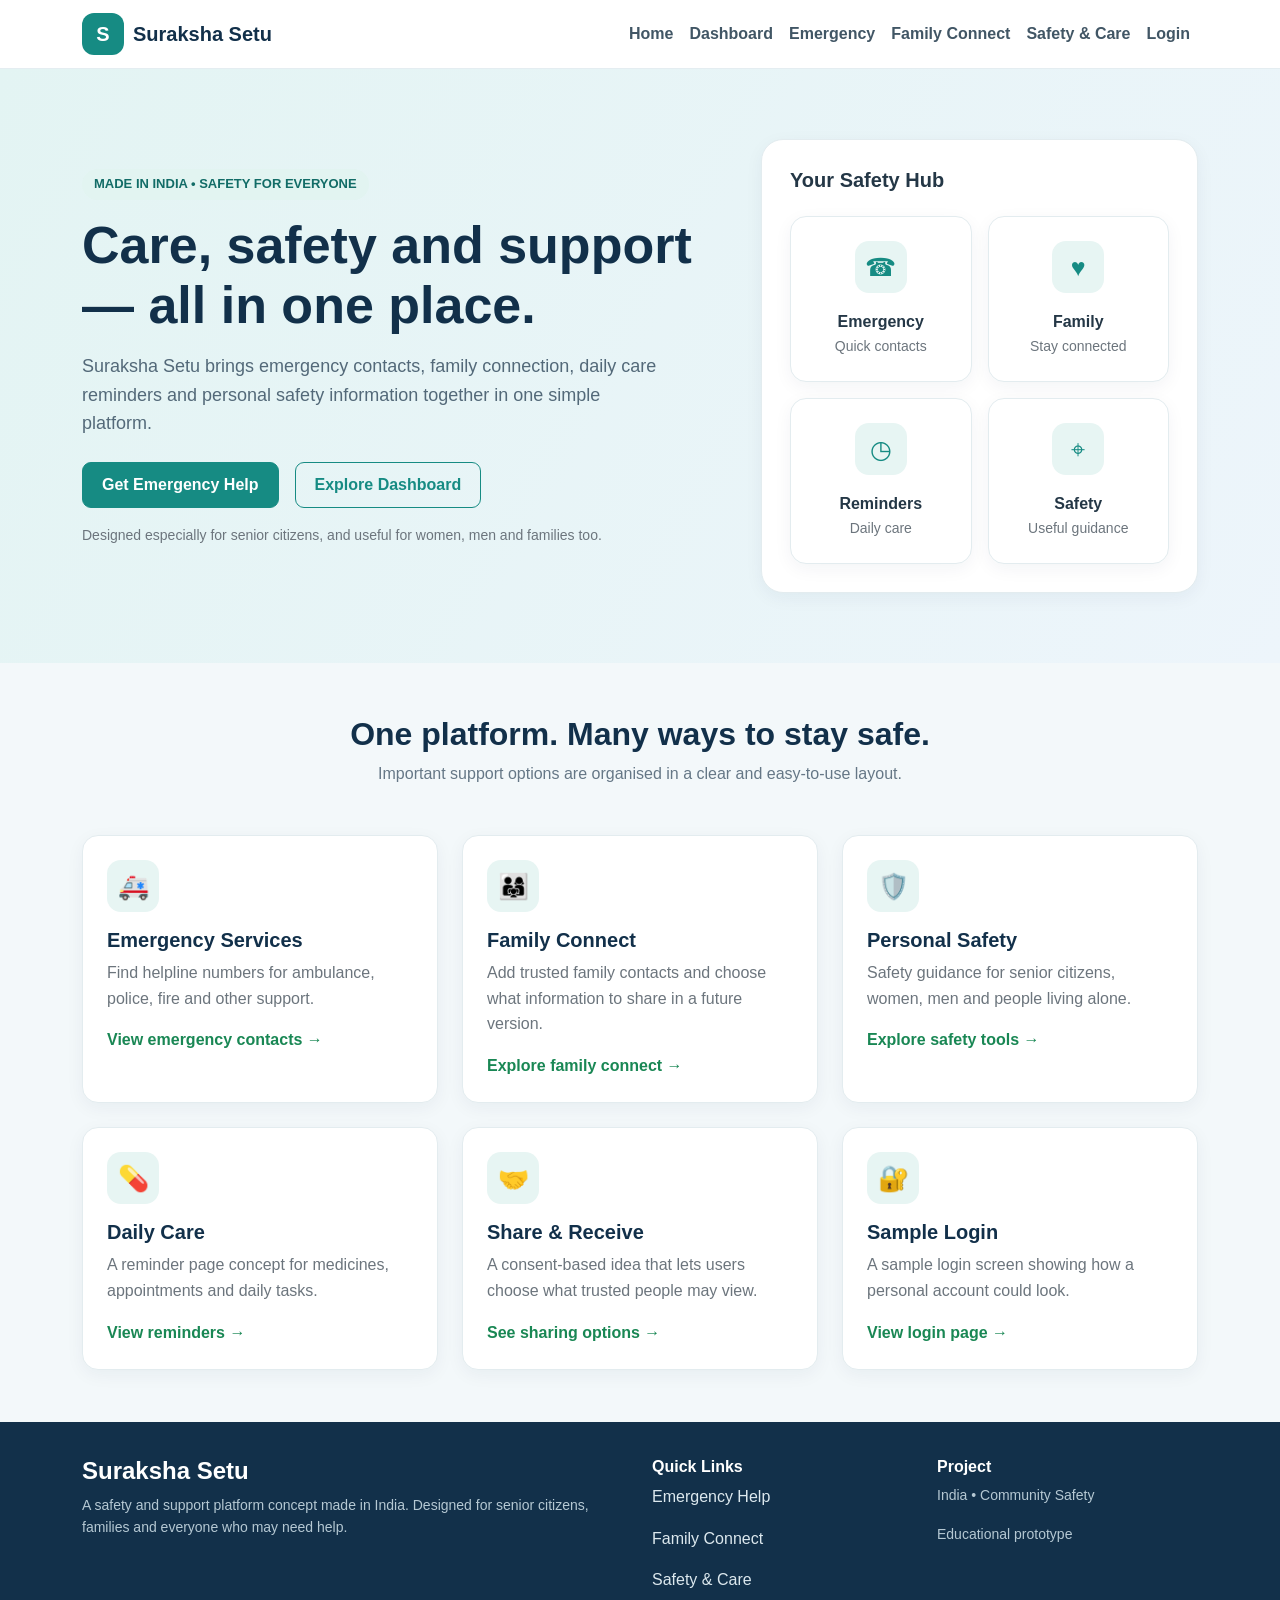
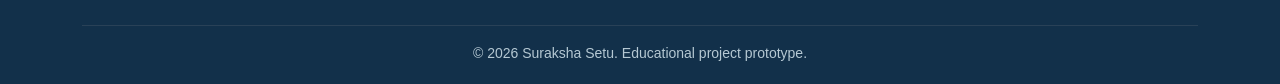
<file: index.html>
<!doctype html><html lang="en"><head><meta charset="utf-8"><meta name="viewport" content="width=device-width, initial-scale=1">
<meta name="description" content="Suraksha Setu - safety and support for senior citizens, families and communities in India.">
<title>Index | Suraksha Setu</title><link href="https://cdn.jsdelivr.net/npm/bootstrap@5.3.3/dist/css/bootstrap.min.css" rel="stylesheet"><link href="style.css" rel="stylesheet"></head><body><nav class="navbar navbar-expand-lg site-navbar sticky-top"><div class="container">
<a class="navbar-brand d-flex align-items-center" href="index.html"><span class="brand-mark">S</span><span class="brand-name">Suraksha Setu</span></a>
<button class="navbar-toggler" type="button" data-bs-toggle="collapse" data-bs-target="#mainNavigation" aria-controls="mainNavigation" aria-expanded="false" aria-label="Toggle navigation"><span class="navbar-toggler-icon"></span></button>
<div class="collapse navbar-collapse" id="mainNavigation"><ul class="navbar-nav ms-auto align-items-lg-center">
<li class="nav-item"><a class="nav-link" href="index.html">Home</a></li><li class="nav-item"><a class="nav-link" href="dashboard.html">Dashboard</a></li>
<li class="nav-item"><a class="nav-link" href="emergency.html">Emergency</a></li><li class="nav-item"><a class="nav-link" href="family.html">Family Connect</a></li>
<li class="nav-item"><a class="nav-link" href="safety.html">Safety & Care</a></li><li class="nav-item"><a class="nav-link" href="login.html">Login</a></li></ul></div></div></nav><main><section class="hero-section"><div class="container"><div class="row align-items-center g-5"><div class="col-lg-7">
<span class="soft-label">MADE IN INDIA • SAFETY FOR EVERYONE</span><h1 class="hero-title mt-3">Care, safety and support — all in one place.</h1>
<p class="hero-text mt-3">Suraksha Setu brings emergency contacts, family connection, daily care reminders and personal safety information together in one simple platform.</p>
<div class="d-flex flex-wrap gap-3 mt-4"><a href="emergency.html" class="btn btn-main">Get Emergency Help</a><a href="dashboard.html" class="btn btn-outline-main">Explore Dashboard</a></div>
<p class="text-secondary small mt-3">Designed especially for senior citizens, and useful for women, men and families too.</p></div><div class="col-lg-5"><div class="hero-panel"><h5 class="fw-bold mb-4">Your Safety Hub</h5><div class="row g-3">
<div class="col-6"><div class="feature-card text-center"><div class="feature-icon mx-auto">☎</div><strong>Emergency</strong><p class="small text-secondary mb-0">Quick contacts</p></div></div><div class="col-6"><div class="feature-card text-center"><div class="feature-icon mx-auto">♥</div><strong>Family</strong><p class="small text-secondary mb-0">Stay connected</p></div></div>
<div class="col-6"><div class="feature-card text-center"><div class="feature-icon mx-auto">◷</div><strong>Reminders</strong><p class="small text-secondary mb-0">Daily care</p></div></div><div class="col-6"><div class="feature-card text-center"><div class="feature-icon mx-auto">⌖</div><strong>Safety</strong><p class="small text-secondary mb-0">Useful guidance</p></div></div></div></div></div></div></div></section>
<section class="page-section"><div class="container"><div class="text-center mb-5"><h2 class="section-heading">One platform. Many ways to stay safe.</h2><p class="section-intro mx-auto">Important support options are organised in a clear and easy-to-use layout.</p></div><div class="row g-4">
<div class="col-md-6 col-lg-4"><div class="feature-card"><div class="feature-icon">🚑</div><h3>Emergency Services</h3><p class="text-secondary">Find helpline numbers for ambulance, police, fire and other support.</p><a href="emergency.html" class="fw-bold text-success">View emergency contacts →</a></div></div>
<div class="col-md-6 col-lg-4"><div class="feature-card"><div class="feature-icon">👨‍👩‍👧</div><h3>Family Connect</h3><p class="text-secondary">Add trusted family contacts and choose what information to share in a future version.</p><a href="family.html" class="fw-bold text-success">Explore family connect →</a></div></div>
<div class="col-md-6 col-lg-4"><div class="feature-card"><div class="feature-icon">🛡️</div><h3>Personal Safety</h3><p class="text-secondary">Safety guidance for senior citizens, women, men and people living alone.</p><a href="safety.html" class="fw-bold text-success">Explore safety tools →</a></div></div>
<div class="col-md-6 col-lg-4"><div class="feature-card"><div class="feature-icon">💊</div><h3>Daily Care</h3><p class="text-secondary">A reminder page concept for medicines, appointments and daily tasks.</p><a href="safety.html#reminders" class="fw-bold text-success">View reminders →</a></div></div>
<div class="col-md-6 col-lg-4"><div class="feature-card"><div class="feature-icon">🤝</div><h3>Share & Receive</h3><p class="text-secondary">A consent-based idea that lets users choose what trusted people may view.</p><a href="family.html#sharing" class="fw-bold text-success">See sharing options →</a></div></div>
<div class="col-md-6 col-lg-4"><div class="feature-card"><div class="feature-icon">🔐</div><h3>Sample Login</h3><p class="text-secondary">A sample login screen showing how a personal account could look.</p><a href="login.html" class="fw-bold text-success">View login page →</a></div></div></div></div></section></main><footer class="site-footer"><div class="container"><div class="row g-4"><div class="col-md-6"><h4 class="fw-bold text-white">Suraksha Setu</h4><p class="footer-small">A safety and support platform concept made in India. Designed for senior citizens, families and everyone who may need help.</p></div>
<div class="col-md-3"><h6 class="text-white fw-bold">Quick Links</h6><p><a href="emergency.html">Emergency Help</a></p><p><a href="family.html">Family Connect</a></p><p><a href="safety.html">Safety & Care</a></p></div>
<div class="col-md-3"><h6 class="text-white fw-bold">Project</h6><p class="footer-small">India • Community Safety</p><p class="footer-small">Educational prototype</p></div></div><hr class="border-secondary"><p class="footer-small text-center mb-0">© 2026 Suraksha Setu. Educational project prototype.</p></div></footer>
<script src="https://cdn.jsdelivr.net/npm/bootstrap@5.3.3/dist/js/bootstrap.bundle.min.js"></script><script src="app.js"></script>
</body></html>
</file>
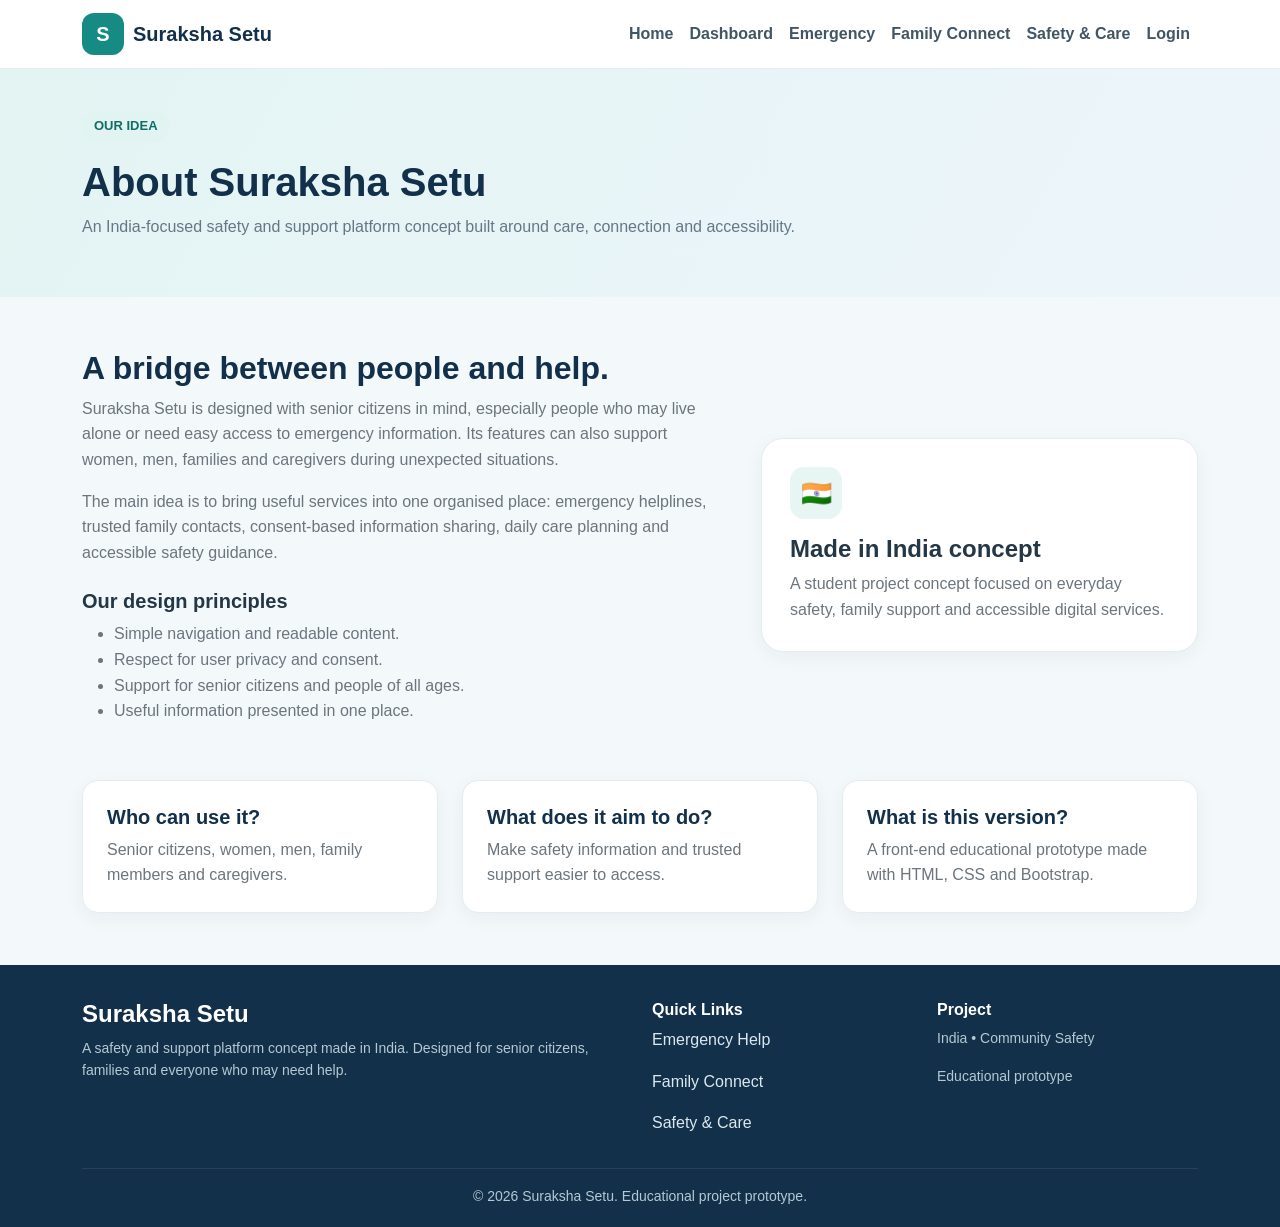
<file: about.html>
<!doctype html><html lang="en"><head><meta charset="utf-8"><meta name="viewport" content="width=device-width, initial-scale=1">
<meta name="description" content="Suraksha Setu - safety and support for senior citizens, families and communities in India.">
<title>About | Suraksha Setu</title><link href="https://cdn.jsdelivr.net/npm/bootstrap@5.3.3/dist/css/bootstrap.min.css" rel="stylesheet"><link href="style.css" rel="stylesheet"></head><body><nav class="navbar navbar-expand-lg site-navbar sticky-top"><div class="container">
<a class="navbar-brand d-flex align-items-center" href="index.html"><span class="brand-mark">S</span><span class="brand-name">Suraksha Setu</span></a>
<button class="navbar-toggler" type="button" data-bs-toggle="collapse" data-bs-target="#mainNavigation" aria-controls="mainNavigation" aria-expanded="false" aria-label="Toggle navigation"><span class="navbar-toggler-icon"></span></button>
<div class="collapse navbar-collapse" id="mainNavigation"><ul class="navbar-nav ms-auto align-items-lg-center">
<li class="nav-item"><a class="nav-link" href="index.html">Home</a></li><li class="nav-item"><a class="nav-link" href="dashboard.html">Dashboard</a></li>
<li class="nav-item"><a class="nav-link" href="emergency.html">Emergency</a></li><li class="nav-item"><a class="nav-link" href="family.html">Family Connect</a></li>
<li class="nav-item"><a class="nav-link" href="safety.html">Safety & Care</a></li><li class="nav-item"><a class="nav-link" href="login.html">Login</a></li></ul></div></div></nav><main><section class="page-banner"><div class="container"><span class="soft-label">OUR IDEA</span><h1 class="mt-3">About Suraksha Setu</h1><p class="section-intro">An India-focused safety and support platform concept built around care, connection and accessibility.</p></div></section><section class="page-section"><div class="container"><div class="row align-items-center g-5">
<div class="col-lg-7"><h2 class="section-heading">A bridge between people and help.</h2><p class="text-secondary">Suraksha Setu is designed with senior citizens in mind, especially people who may live alone or need easy access to emergency information. Its features can also support women, men, families and caregivers during unexpected situations.</p>
<p class="text-secondary">The main idea is to bring useful services into one organised place: emergency helplines, trusted family contacts, consent-based information sharing, daily care planning and accessible safety guidance.</p><h3 class="h5 fw-bold mt-4">Our design principles</h3><ul class="text-secondary"><li>Simple navigation and readable content.</li><li>Respect for user privacy and consent.</li><li>Support for senior citizens and people of all ages.</li><li>Useful information presented in one place.</li></ul></div>
<div class="col-lg-5"><div class="hero-panel"><div class="feature-icon">🇮🇳</div><h3 class="h4 fw-bold">Made in India concept</h3><p class="text-secondary mb-0">A student project concept focused on everyday safety, family support and accessible digital services.</p></div></div></div>
<div class="row g-4 mt-3"><div class="col-md-4"><div class="info-card"><h3>Who can use it?</h3><p class="text-secondary mb-0">Senior citizens, women, men, family members and caregivers.</p></div></div>
<div class="col-md-4"><div class="info-card"><h3>What does it aim to do?</h3><p class="text-secondary mb-0">Make safety information and trusted support easier to access.</p></div></div>
<div class="col-md-4"><div class="info-card"><h3>What is this version?</h3><p class="text-secondary mb-0">A front-end educational prototype made with HTML, CSS and Bootstrap.</p></div></div></div></div></section></main><footer class="site-footer"><div class="container"><div class="row g-4"><div class="col-md-6"><h4 class="fw-bold text-white">Suraksha Setu</h4><p class="footer-small">A safety and support platform concept made in India. Designed for senior citizens, families and everyone who may need help.</p></div>
<div class="col-md-3"><h6 class="text-white fw-bold">Quick Links</h6><p><a href="emergency.html">Emergency Help</a></p><p><a href="family.html">Family Connect</a></p><p><a href="safety.html">Safety & Care</a></p></div>
<div class="col-md-3"><h6 class="text-white fw-bold">Project</h6><p class="footer-small">India • Community Safety</p><p class="footer-small">Educational prototype</p></div></div><hr class="border-secondary"><p class="footer-small text-center mb-0">© 2026 Suraksha Setu. Educational project prototype.</p></div></footer>
<script src="https://cdn.jsdelivr.net/npm/bootstrap@5.3.3/dist/js/bootstrap.bundle.min.js"></script><script src="app.js"></script>
</body></html>
</file>
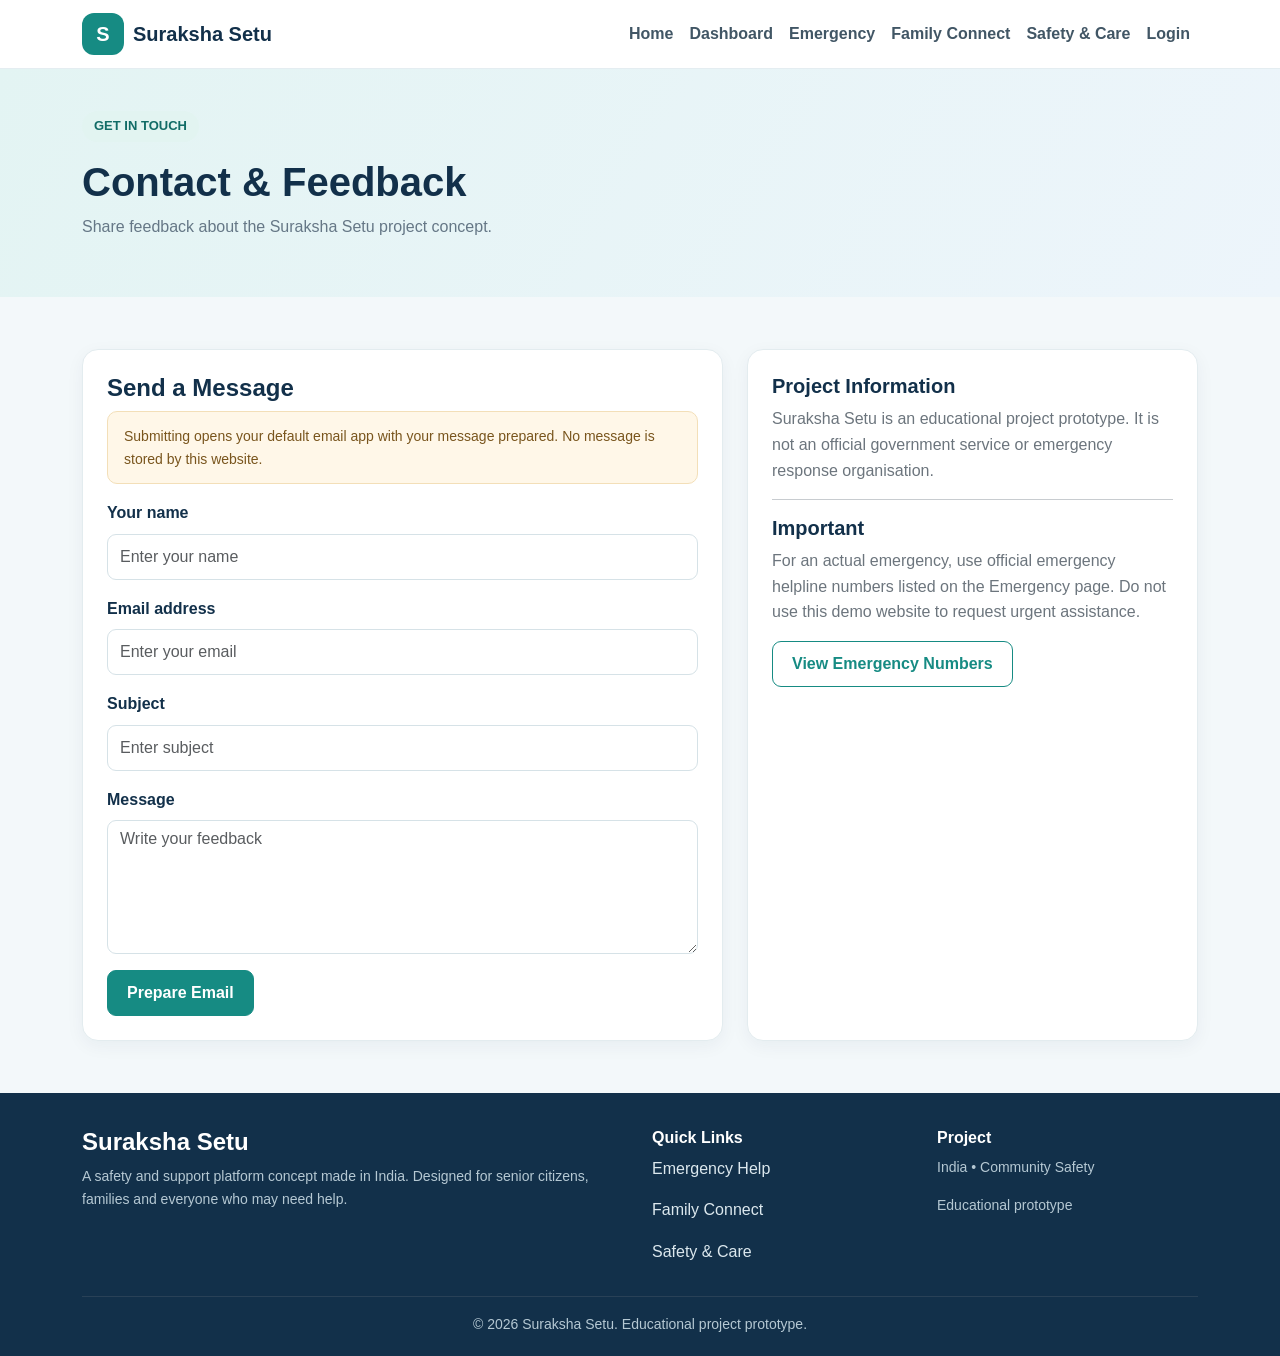
<file: contact.html>
<!doctype html><html lang="en"><head><meta charset="utf-8"><meta name="viewport" content="width=device-width, initial-scale=1">
<meta name="description" content="Suraksha Setu - safety and support for senior citizens, families and communities in India.">
<title>Contact | Suraksha Setu</title><link href="https://cdn.jsdelivr.net/npm/bootstrap@5.3.3/dist/css/bootstrap.min.css" rel="stylesheet"><link href="style.css" rel="stylesheet"></head><body><nav class="navbar navbar-expand-lg site-navbar sticky-top"><div class="container">
<a class="navbar-brand d-flex align-items-center" href="index.html"><span class="brand-mark">S</span><span class="brand-name">Suraksha Setu</span></a>
<button class="navbar-toggler" type="button" data-bs-toggle="collapse" data-bs-target="#mainNavigation" aria-controls="mainNavigation" aria-expanded="false" aria-label="Toggle navigation"><span class="navbar-toggler-icon"></span></button>
<div class="collapse navbar-collapse" id="mainNavigation"><ul class="navbar-nav ms-auto align-items-lg-center">
<li class="nav-item"><a class="nav-link" href="index.html">Home</a></li><li class="nav-item"><a class="nav-link" href="dashboard.html">Dashboard</a></li>
<li class="nav-item"><a class="nav-link" href="emergency.html">Emergency</a></li><li class="nav-item"><a class="nav-link" href="family.html">Family Connect</a></li>
<li class="nav-item"><a class="nav-link" href="safety.html">Safety & Care</a></li><li class="nav-item"><a class="nav-link" href="login.html">Login</a></li></ul></div></div></nav><main><section class="page-banner"><div class="container"><span class="soft-label">GET IN TOUCH</span><h1 class="mt-3">Contact & Feedback</h1><p class="section-intro">Share feedback about the Suraksha Setu project concept.</p></div></section><section class="page-section"><div class="container"><div class="row g-4">
<div class="col-lg-7"><div class="form-card"><h2 class="h4 section-heading">Send a Message</h2><div class="demo-note mb-3">Submitting opens your default email app with your message prepared. No message is stored by this website.</div><form id="feedbackForm">
<div class="mb-3"><label class="form-label" for="name">Your name</label><input class="form-control" id="name" type="text" placeholder="Enter your name"></div>
<div class="mb-3"><label class="form-label" for="mail">Email address</label><input class="form-control" id="mail" type="email" placeholder="Enter your email"></div>
<div class="mb-3"><label class="form-label" for="subject">Subject</label><input class="form-control" id="subject" type="text" placeholder="Enter subject"></div>
<div class="mb-3"><label class="form-label" for="message">Message</label><textarea class="form-control" id="message" rows="5" placeholder="Write your feedback"></textarea></div><button type="submit" class="btn btn-main">Prepare Email</button></form></div></div>
<div class="col-lg-5"><div class="info-card"><h3>Project Information</h3><p class="text-secondary">Suraksha Setu is an educational project prototype. It is not an official government service or emergency response organisation.</p><hr><h3 class="h5">Important</h3><p class="text-secondary mb-0">For an actual emergency, use official emergency helpline numbers listed on the Emergency page. Do not use this demo website to request urgent assistance.</p><a href="emergency.html" class="btn btn-outline-main mt-3">View Emergency Numbers</a></div></div></div></div></section></main>
<script src="app.js"></script><footer class="site-footer"><div class="container"><div class="row g-4"><div class="col-md-6"><h4 class="fw-bold text-white">Suraksha Setu</h4><p class="footer-small">A safety and support platform concept made in India. Designed for senior citizens, families and everyone who may need help.</p></div>
<div class="col-md-3"><h6 class="text-white fw-bold">Quick Links</h6><p><a href="emergency.html">Emergency Help</a></p><p><a href="family.html">Family Connect</a></p><p><a href="safety.html">Safety & Care</a></p></div>
<div class="col-md-3"><h6 class="text-white fw-bold">Project</h6><p class="footer-small">India • Community Safety</p><p class="footer-small">Educational prototype</p></div></div><hr class="border-secondary"><p class="footer-small text-center mb-0">© 2026 Suraksha Setu. Educational project prototype.</p></div></footer>
<script src="https://cdn.jsdelivr.net/npm/bootstrap@5.3.3/dist/js/bootstrap.bundle.min.js"></script></body></html>
</file>
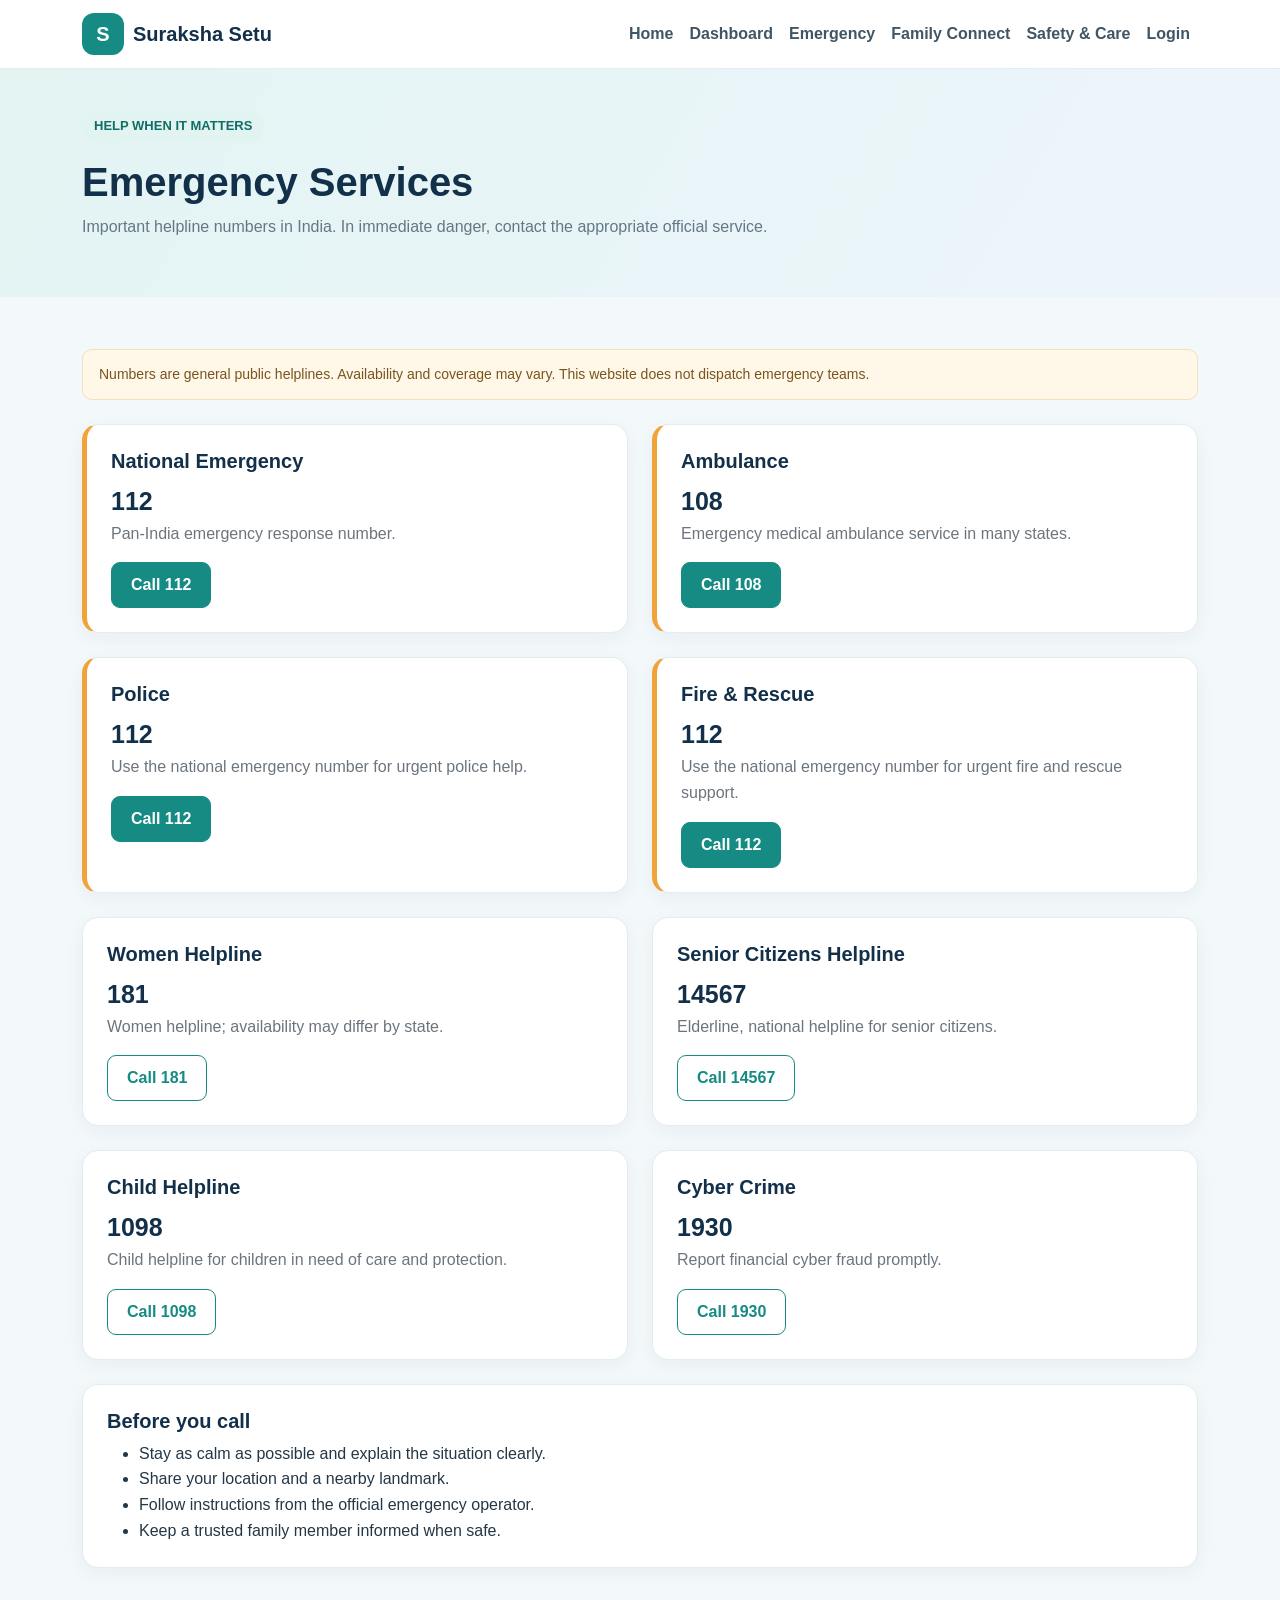
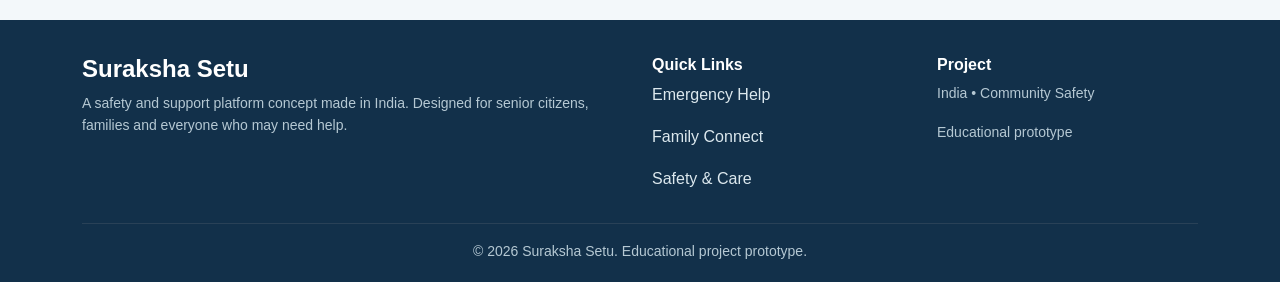
<file: emergency.html>
<!doctype html><html lang="en"><head><meta charset="utf-8"><meta name="viewport" content="width=device-width, initial-scale=1">
<meta name="description" content="Suraksha Setu - safety and support for senior citizens, families and communities in India.">
<title>Emergency | Suraksha Setu</title><link href="https://cdn.jsdelivr.net/npm/bootstrap@5.3.3/dist/css/bootstrap.min.css" rel="stylesheet"><link href="style.css" rel="stylesheet"></head><body><nav class="navbar navbar-expand-lg site-navbar sticky-top"><div class="container">
<a class="navbar-brand d-flex align-items-center" href="index.html"><span class="brand-mark">S</span><span class="brand-name">Suraksha Setu</span></a>
<button class="navbar-toggler" type="button" data-bs-toggle="collapse" data-bs-target="#mainNavigation" aria-controls="mainNavigation" aria-expanded="false" aria-label="Toggle navigation"><span class="navbar-toggler-icon"></span></button>
<div class="collapse navbar-collapse" id="mainNavigation"><ul class="navbar-nav ms-auto align-items-lg-center">
<li class="nav-item"><a class="nav-link" href="index.html">Home</a></li><li class="nav-item"><a class="nav-link" href="dashboard.html">Dashboard</a></li>
<li class="nav-item"><a class="nav-link" href="emergency.html">Emergency</a></li><li class="nav-item"><a class="nav-link" href="family.html">Family Connect</a></li>
<li class="nav-item"><a class="nav-link" href="safety.html">Safety & Care</a></li><li class="nav-item"><a class="nav-link" href="login.html">Login</a></li></ul></div></div></nav><main><section class="page-banner"><div class="container"><span class="soft-label">HELP WHEN IT MATTERS</span><h1 class="mt-3">Emergency Services</h1><p class="section-intro">Important helpline numbers in India. In immediate danger, contact the appropriate official service.</p></div></section><section class="page-section"><div class="container"><div class="demo-note mb-4">Numbers are general public helplines. Availability and coverage may vary. This website does not dispatch emergency teams.</div><div class="row g-4">
<div class="col-md-6"><div class="info-card emergency-card"><h3>National Emergency</h3><div class="emergency-number">112</div><p class="text-secondary">Pan-India emergency response number.</p><a href="tel:112" class="btn btn-main">Call 112</a></div></div>
<div class="col-md-6"><div class="info-card emergency-card"><h3>Ambulance</h3><div class="emergency-number">108</div><p class="text-secondary">Emergency medical ambulance service in many states.</p><a href="tel:108" class="btn btn-main">Call 108</a></div></div>
<div class="col-md-6"><div class="info-card emergency-card"><h3>Police</h3><div class="emergency-number">112</div><p class="text-secondary">Use the national emergency number for urgent police help.</p><a href="tel:112" class="btn btn-main">Call 112</a></div></div>
<div class="col-md-6"><div class="info-card emergency-card"><h3>Fire & Rescue</h3><div class="emergency-number">112</div><p class="text-secondary">Use the national emergency number for urgent fire and rescue support.</p><a href="tel:112" class="btn btn-main">Call 112</a></div></div>
<div class="col-md-6"><div class="info-card"><h3>Women Helpline</h3><div class="emergency-number">181</div><p class="text-secondary">Women helpline; availability may differ by state.</p><a href="tel:181" class="btn btn-outline-main">Call 181</a></div></div>
<div class="col-md-6"><div class="info-card"><h3>Senior Citizens Helpline</h3><div class="emergency-number">14567</div><p class="text-secondary">Elderline, national helpline for senior citizens.</p><a href="tel:14567" class="btn btn-outline-main">Call 14567</a></div></div>
<div class="col-md-6"><div class="info-card"><h3>Child Helpline</h3><div class="emergency-number">1098</div><p class="text-secondary">Child helpline for children in need of care and protection.</p><a href="tel:1098" class="btn btn-outline-main">Call 1098</a></div></div>
<div class="col-md-6"><div class="info-card"><h3>Cyber Crime</h3><div class="emergency-number">1930</div><p class="text-secondary">Report financial cyber fraud promptly.</p><a href="tel:1930" class="btn btn-outline-main">Call 1930</a></div></div></div>
<div class="info-card mt-4"><h3>Before you call</h3><ul class="mb-0"><li>Stay as calm as possible and explain the situation clearly.</li><li>Share your location and a nearby landmark.</li><li>Follow instructions from the official emergency operator.</li><li>Keep a trusted family member informed when safe.</li></ul></div></div></section></main><footer class="site-footer"><div class="container"><div class="row g-4"><div class="col-md-6"><h4 class="fw-bold text-white">Suraksha Setu</h4><p class="footer-small">A safety and support platform concept made in India. Designed for senior citizens, families and everyone who may need help.</p></div>
<div class="col-md-3"><h6 class="text-white fw-bold">Quick Links</h6><p><a href="emergency.html">Emergency Help</a></p><p><a href="family.html">Family Connect</a></p><p><a href="safety.html">Safety & Care</a></p></div>
<div class="col-md-3"><h6 class="text-white fw-bold">Project</h6><p class="footer-small">India • Community Safety</p><p class="footer-small">Educational prototype</p></div></div><hr class="border-secondary"><p class="footer-small text-center mb-0">© 2026 Suraksha Setu. Educational project prototype.</p></div></footer>
<script src="https://cdn.jsdelivr.net/npm/bootstrap@5.3.3/dist/js/bootstrap.bundle.min.js"></script><script src="app.js"></script>
</body></html>
</file>
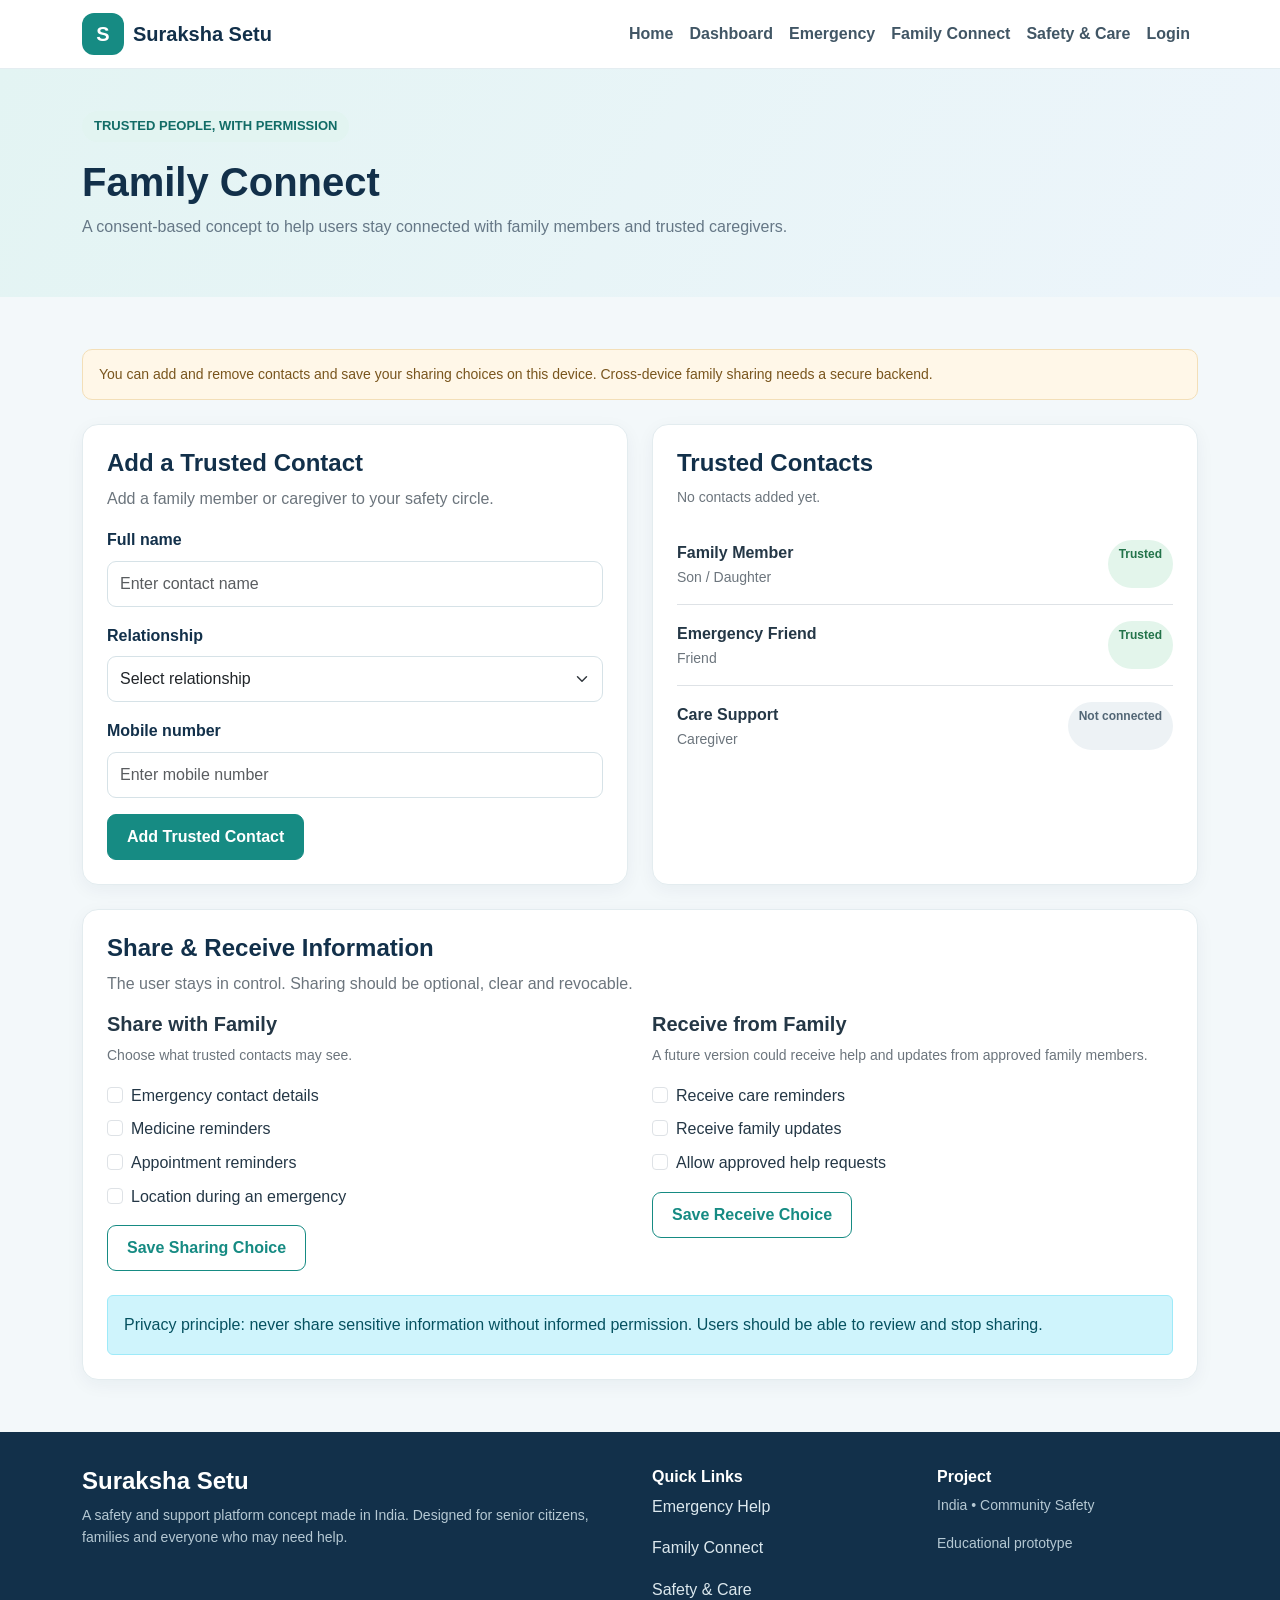
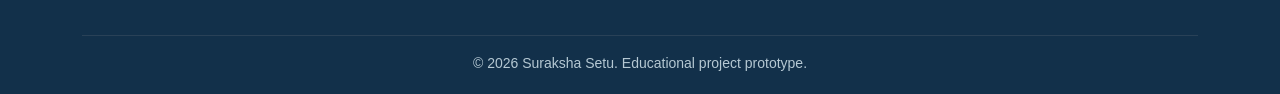
<file: family.html>
<!doctype html><html lang="en"><head><meta charset="utf-8"><meta name="viewport" content="width=device-width, initial-scale=1">
<meta name="description" content="Suraksha Setu - safety and support for senior citizens, families and communities in India.">
<title>Family | Suraksha Setu</title><link href="https://cdn.jsdelivr.net/npm/bootstrap@5.3.3/dist/css/bootstrap.min.css" rel="stylesheet"><link href="style.css" rel="stylesheet"></head><body><nav class="navbar navbar-expand-lg site-navbar sticky-top"><div class="container">
<a class="navbar-brand d-flex align-items-center" href="index.html"><span class="brand-mark">S</span><span class="brand-name">Suraksha Setu</span></a>
<button class="navbar-toggler" type="button" data-bs-toggle="collapse" data-bs-target="#mainNavigation" aria-controls="mainNavigation" aria-expanded="false" aria-label="Toggle navigation"><span class="navbar-toggler-icon"></span></button>
<div class="collapse navbar-collapse" id="mainNavigation"><ul class="navbar-nav ms-auto align-items-lg-center">
<li class="nav-item"><a class="nav-link" href="index.html">Home</a></li><li class="nav-item"><a class="nav-link" href="dashboard.html">Dashboard</a></li>
<li class="nav-item"><a class="nav-link" href="emergency.html">Emergency</a></li><li class="nav-item"><a class="nav-link" href="family.html">Family Connect</a></li>
<li class="nav-item"><a class="nav-link" href="safety.html">Safety & Care</a></li><li class="nav-item"><a class="nav-link" href="login.html">Login</a></li></ul></div></div></nav><main><section class="page-banner"><div class="container"><span class="soft-label">TRUSTED PEOPLE, WITH PERMISSION</span><h1 class="mt-3">Family Connect</h1><p class="section-intro">A consent-based concept to help users stay connected with family members and trusted caregivers.</p></div></section><section class="page-section"><div class="container"><div class="demo-note mb-4">You can add and remove contacts and save your sharing choices on this device. Cross-device family sharing needs a secure backend.</div><div class="row g-4">
<div class="col-lg-6"><div class="form-card"><h2 class="h4 section-heading">Add a Trusted Contact</h2><p class="text-secondary">Add a family member or caregiver to your safety circle.</p><form id="contactForm">
<div class="mb-3"><label class="form-label" for="contactName">Full name</label><input class="form-control" id="contactName" type="text" placeholder="Enter contact name"></div>
<div class="mb-3"><label class="form-label" for="relation">Relationship</label><select class="form-select" id="relation"><option>Select relationship</option><option>Son / Daughter</option><option>Spouse</option><option>Relative</option><option>Friend</option><option>Caregiver</option><option>Other</option></select></div>
<div class="mb-3"><label class="form-label" for="contactPhone">Mobile number</label><input class="form-control" id="contactPhone" type="tel" placeholder="Enter mobile number"></div><button type="submit" class="btn btn-main">Add Trusted Contact</button></form></div></div>
<div class="col-lg-6"><div class="form-card"><h2 class="h4 section-heading">Trusted Contacts</h2><div id="contactList"></div><div class="d-flex justify-content-between border-bottom py-3"><div><strong>Family Member</strong><div class="small text-secondary">Son / Daughter</div></div><span class="status-pill status-active">Trusted</span></div>
<div class="d-flex justify-content-between border-bottom py-3"><div><strong>Emergency Friend</strong><div class="small text-secondary">Friend</div></div><span class="status-pill status-active">Trusted</span></div>
<div class="d-flex justify-content-between py-3"><div><strong>Care Support</strong><div class="small text-secondary">Caregiver</div></div><span class="status-pill">Not connected</span></div></div></div></div>
<div class="form-card mt-4" id="sharing"><h2 class="h4 section-heading">Share & Receive Information</h2><p class="text-secondary">The user stays in control. Sharing should be optional, clear and revocable.</p><div class="row g-4">
<div class="col-md-6"><h3 class="h5 fw-bold">Share with Family</h3><p class="small text-secondary">Choose what trusted contacts may see.</p>
<div class="form-check mb-2"><input class="form-check-input" type="checkbox" id="shareEmergency"><label class="form-check-label" for="shareEmergency">Emergency contact details</label></div>
<div class="form-check mb-2"><input class="form-check-input" type="checkbox" id="shareMedicines"><label class="form-check-label" for="shareMedicines">Medicine reminders</label></div>
<div class="form-check mb-2"><input class="form-check-input" type="checkbox" id="shareAppointments"><label class="form-check-label" for="shareAppointments">Appointment reminders</label></div>
<div class="form-check mb-3"><input class="form-check-input" type="checkbox" id="shareLocation"><label class="form-check-label" for="shareLocation">Location during an emergency</label></div><button type="button" class="btn btn-outline-main">Save Sharing Choice</button></div>
<div class="col-md-6"><h3 class="h5 fw-bold">Receive from Family</h3><p class="small text-secondary">A future version could receive help and updates from approved family members.</p>
<div class="form-check mb-2"><input class="form-check-input" type="checkbox" id="receiveReminders"><label class="form-check-label" for="receiveReminders">Receive care reminders</label></div>
<div class="form-check mb-2"><input class="form-check-input" type="checkbox" id="receiveUpdates"><label class="form-check-label" for="receiveUpdates">Receive family updates</label></div>
<div class="form-check mb-3"><input class="form-check-input" type="checkbox" id="receiveHelp"><label class="form-check-label" for="receiveHelp">Allow approved help requests</label></div><button type="button" class="btn btn-outline-main">Save Receive Choice</button></div></div>
<div class="alert alert-info mt-4 mb-0">Privacy principle: never share sensitive information without informed permission. Users should be able to review and stop sharing.</div></div></div></section></main>
<script src="app.js"></script><footer class="site-footer"><div class="container"><div class="row g-4"><div class="col-md-6"><h4 class="fw-bold text-white">Suraksha Setu</h4><p class="footer-small">A safety and support platform concept made in India. Designed for senior citizens, families and everyone who may need help.</p></div>
<div class="col-md-3"><h6 class="text-white fw-bold">Quick Links</h6><p><a href="emergency.html">Emergency Help</a></p><p><a href="family.html">Family Connect</a></p><p><a href="safety.html">Safety & Care</a></p></div>
<div class="col-md-3"><h6 class="text-white fw-bold">Project</h6><p class="footer-small">India • Community Safety</p><p class="footer-small">Educational prototype</p></div></div><hr class="border-secondary"><p class="footer-small text-center mb-0">© 2026 Suraksha Setu. Educational project prototype.</p></div></footer>
<script src="https://cdn.jsdelivr.net/npm/bootstrap@5.3.3/dist/js/bootstrap.bundle.min.js"></script></body></html>
</file>
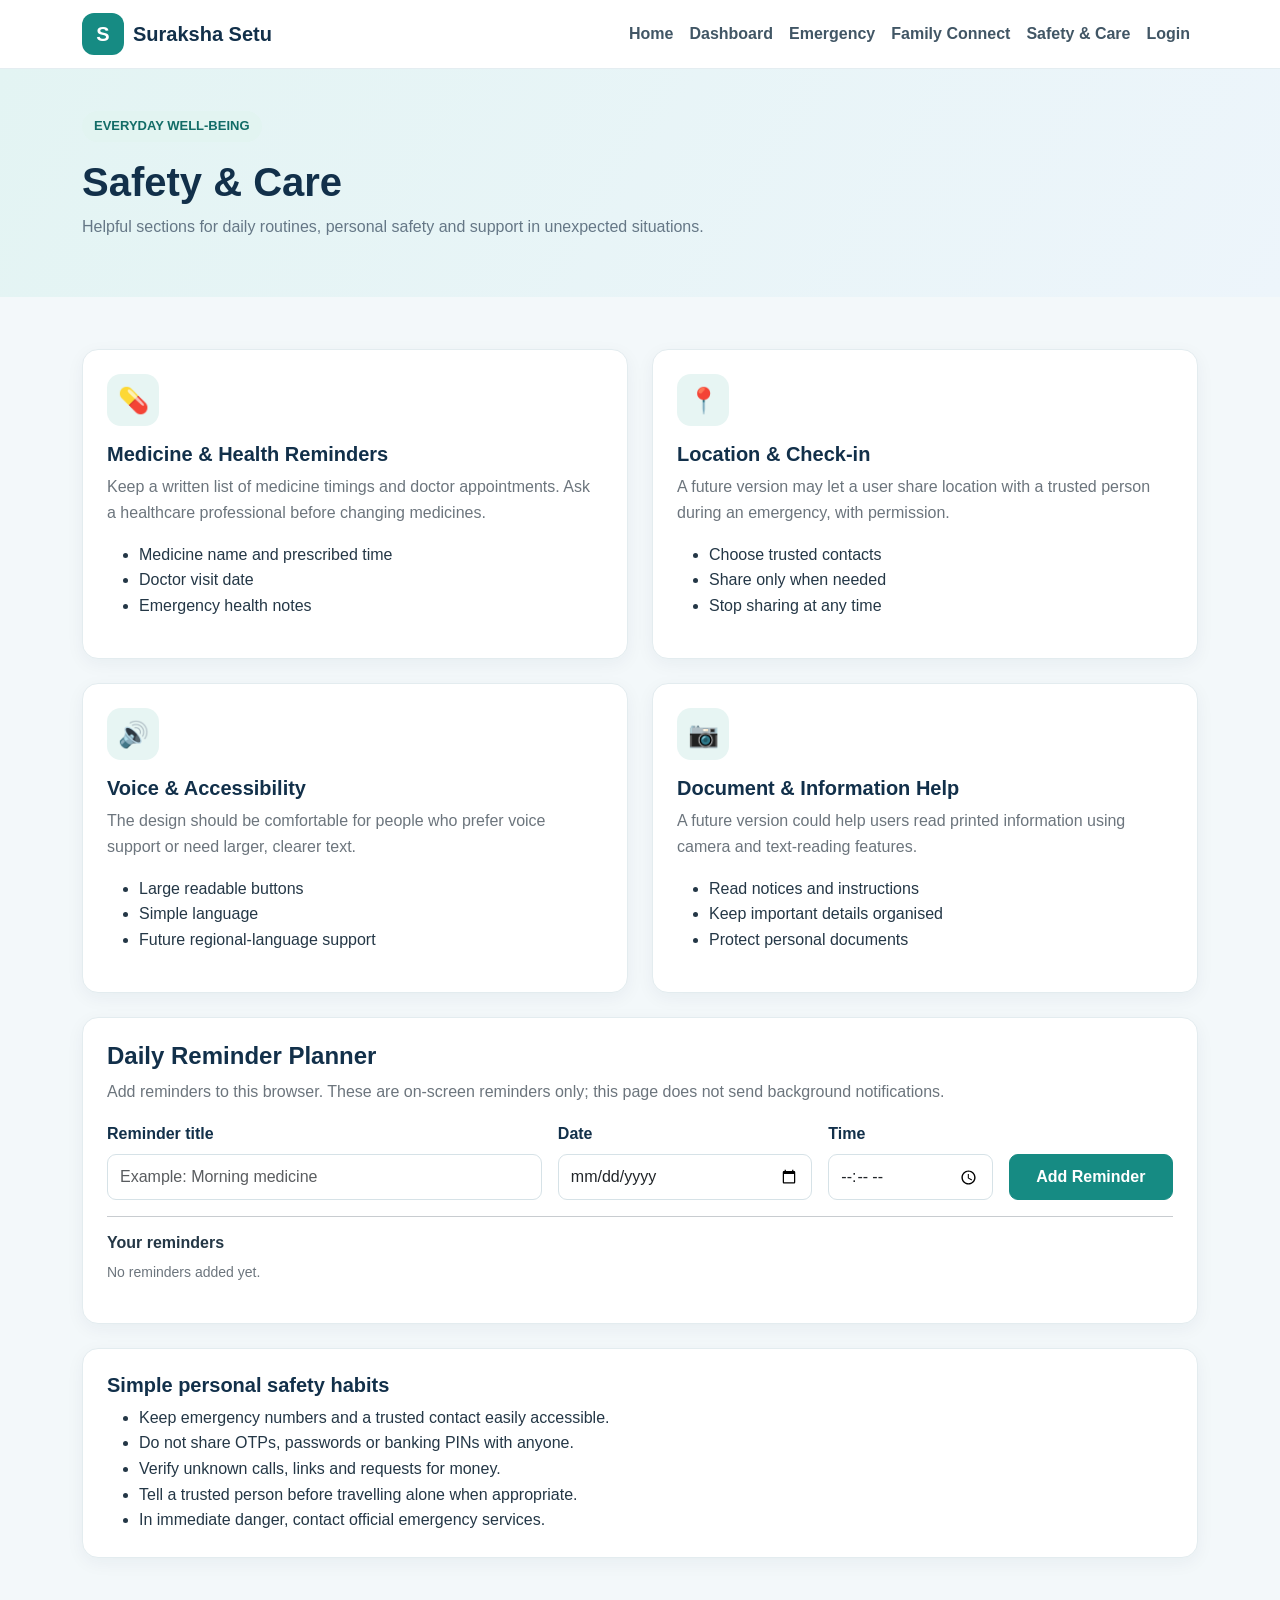
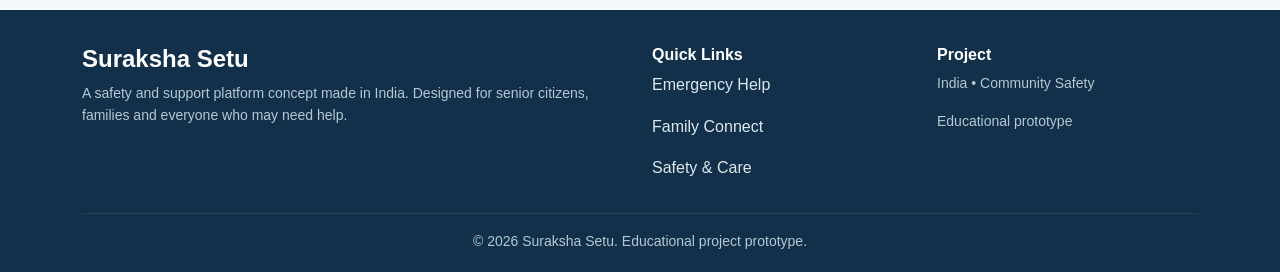
<file: safety.html>
<!doctype html><html lang="en"><head><meta charset="utf-8"><meta name="viewport" content="width=device-width, initial-scale=1">
<meta name="description" content="Suraksha Setu - safety and support for senior citizens, families and communities in India.">
<title>Safety | Suraksha Setu</title><link href="https://cdn.jsdelivr.net/npm/bootstrap@5.3.3/dist/css/bootstrap.min.css" rel="stylesheet"><link href="style.css" rel="stylesheet"></head><body><nav class="navbar navbar-expand-lg site-navbar sticky-top"><div class="container">
<a class="navbar-brand d-flex align-items-center" href="index.html"><span class="brand-mark">S</span><span class="brand-name">Suraksha Setu</span></a>
<button class="navbar-toggler" type="button" data-bs-toggle="collapse" data-bs-target="#mainNavigation" aria-controls="mainNavigation" aria-expanded="false" aria-label="Toggle navigation"><span class="navbar-toggler-icon"></span></button>
<div class="collapse navbar-collapse" id="mainNavigation"><ul class="navbar-nav ms-auto align-items-lg-center">
<li class="nav-item"><a class="nav-link" href="index.html">Home</a></li><li class="nav-item"><a class="nav-link" href="dashboard.html">Dashboard</a></li>
<li class="nav-item"><a class="nav-link" href="emergency.html">Emergency</a></li><li class="nav-item"><a class="nav-link" href="family.html">Family Connect</a></li>
<li class="nav-item"><a class="nav-link" href="safety.html">Safety & Care</a></li><li class="nav-item"><a class="nav-link" href="login.html">Login</a></li></ul></div></div></nav><main><section class="page-banner"><div class="container"><span class="soft-label">EVERYDAY WELL-BEING</span><h1 class="mt-3">Safety & Care</h1><p class="section-intro">Helpful sections for daily routines, personal safety and support in unexpected situations.</p></div></section><section class="page-section"><div class="container"><div class="row g-4">
<div class="col-md-6"><div class="feature-card"><div class="feature-icon">💊</div><h3>Medicine & Health Reminders</h3><p class="text-secondary">Keep a written list of medicine timings and doctor appointments. Ask a healthcare professional before changing medicines.</p><ul><li>Medicine name and prescribed time</li><li>Doctor visit date</li><li>Emergency health notes</li></ul></div></div>
<div class="col-md-6"><div class="feature-card"><div class="feature-icon">📍</div><h3>Location & Check-in</h3><p class="text-secondary">A future version may let a user share location with a trusted person during an emergency, with permission.</p><ul><li>Choose trusted contacts</li><li>Share only when needed</li><li>Stop sharing at any time</li></ul></div></div>
<div class="col-md-6"><div class="feature-card"><div class="feature-icon">🔊</div><h3>Voice & Accessibility</h3><p class="text-secondary">The design should be comfortable for people who prefer voice support or need larger, clearer text.</p><ul><li>Large readable buttons</li><li>Simple language</li><li>Future regional-language support</li></ul></div></div>
<div class="col-md-6"><div class="feature-card"><div class="feature-icon">📷</div><h3>Document & Information Help</h3><p class="text-secondary">A future version could help users read printed information using camera and text-reading features.</p><ul><li>Read notices and instructions</li><li>Keep important details organised</li><li>Protect personal documents</li></ul></div></div></div>
<div class="form-card mt-4" id="reminders"><h2 class="h4 section-heading">Daily Reminder Planner</h2><p class="text-secondary">Add reminders to this browser. These are on-screen reminders only; this page does not send background notifications.</p><form id="reminderForm"><div class="row g-3">
<div class="col-md-5"><label class="form-label" for="task">Reminder title</label><input class="form-control" id="task" type="text" placeholder="Example: Morning medicine"></div>
<div class="col-md-3"><label class="form-label" for="reminderDate">Date</label><input class="form-control" id="reminderDate" type="date"></div>
<div class="col-md-2"><label class="form-label" for="reminderTime">Time</label><input class="form-control" id="reminderTime" type="time"></div>
<div class="col-md-2 d-flex align-items-end"><button type="submit" class="btn btn-main w-100">Add Reminder</button></div></div></form><hr><h3 class="h6 fw-bold">Your reminders</h3><div id="reminderList"></div>
</div>
<div class="info-card mt-4"><h3>Simple personal safety habits</h3><ul class="mb-0"><li>Keep emergency numbers and a trusted contact easily accessible.</li><li>Do not share OTPs, passwords or banking PINs with anyone.</li><li>Verify unknown calls, links and requests for money.</li><li>Tell a trusted person before travelling alone when appropriate.</li><li>In immediate danger, contact official emergency services.</li></ul></div></div></section></main>
<script src="app.js"></script><footer class="site-footer"><div class="container"><div class="row g-4"><div class="col-md-6"><h4 class="fw-bold text-white">Suraksha Setu</h4><p class="footer-small">A safety and support platform concept made in India. Designed for senior citizens, families and everyone who may need help.</p></div>
<div class="col-md-3"><h6 class="text-white fw-bold">Quick Links</h6><p><a href="emergency.html">Emergency Help</a></p><p><a href="family.html">Family Connect</a></p><p><a href="safety.html">Safety & Care</a></p></div>
<div class="col-md-3"><h6 class="text-white fw-bold">Project</h6><p class="footer-small">India • Community Safety</p><p class="footer-small">Educational prototype</p></div></div><hr class="border-secondary"><p class="footer-small text-center mb-0">© 2026 Suraksha Setu. Educational project prototype.</p></div></footer>
<script src="https://cdn.jsdelivr.net/npm/bootstrap@5.3.3/dist/js/bootstrap.bundle.min.js"></script></body></html>
</file>
<file: style.css>
:root{--navy:#12304a;--teal:#168b83;--light:#f3f8fa;--muted:#657786}
body{font-family:Arial,Helvetica,sans-serif;background:var(--light);color:#243746;line-height:1.6}
a{text-decoration:none}.site-navbar{background:#fff;border-bottom:1px solid #e4edf1}
.brand-mark{display:inline-flex;align-items:center;justify-content:center;width:42px;height:42px;border-radius:12px;background:var(--teal);color:white;font-weight:800;font-size:20px;margin-right:9px}
.brand-name{color:var(--navy);font-size:20px;font-weight:800}.navbar .nav-link{color:#415665;font-weight:600}
.navbar .nav-link:hover{color:var(--teal)}.btn-main{background:var(--teal);color:white;border:1px solid var(--teal);border-radius:9px;padding:10px 19px;font-weight:700}
.btn-main:hover{background:#10736d;color:white}.btn-outline-main{color:var(--teal);border:1px solid var(--teal);border-radius:9px;padding:10px 19px;font-weight:700}
.btn-outline-main:hover{background:var(--teal);color:white}.hero-section,.page-banner{background:linear-gradient(120deg,#e3f4f3,#edf5fb)}
.hero-section{padding:70px 0}.page-banner{padding:42px 0}.hero-title{color:var(--navy);font-size:clamp(34px,5vw,52px);line-height:1.15;font-weight:800}
.hero-text{color:#536979;font-size:18px;max-width:580px}.page-section{padding:52px 0}
.section-heading,.page-banner h1{color:var(--navy);font-weight:800}.section-intro{color:var(--muted);max-width:720px}
.hero-panel,.feature-card,.info-card,.form-card{background:white;border:1px solid #e3ecef;border-radius:16px;padding:24px;height:100%;box-shadow:0 5px 18px rgba(18,48,74,.05)}
.hero-panel{border-radius:22px;padding:28px}.feature-icon{display:flex;align-items:center;justify-content:center;width:52px;height:52px;background:#e7f5f3;color:var(--teal);border-radius:14px;font-size:25px;margin-bottom:16px}
.feature-card h3,.info-card h3{color:var(--navy);font-size:20px;font-weight:700}.soft-label{display:inline-block;color:#126c67;background:#e2f4f1;border-radius:30px;padding:5px 12px;font-size:13px;font-weight:700}
.form-control,.form-select{min-height:46px;border-radius:9px;border-color:#d6e2e7}.form-label{color:var(--navy);font-weight:700}
.demo-note{background:#fff7e8;border:1px solid #f3dfb8;color:#79551d;border-radius:10px;padding:13px 16px;font-size:14px}
.status-pill{display:inline-block;border-radius:30px;padding:5px 11px;font-size:12px;font-weight:700;background:#edf2f5;color:#526675}
.status-active{background:#e3f5eb;color:#23734a}.emergency-card{border-left:5px solid #f0a33a}.emergency-number{color:var(--navy);font-size:25px;font-weight:800}
.login-background{min-height:75vh;display:flex;align-items:center;padding:45px 0;background:linear-gradient(135deg,#e4f4f2,#edf4fa)}
.login-card{background:white;border:1px solid #e1eaee;border-radius:20px;padding:34px;box-shadow:0 15px 40px rgba(18,48,74,.09)}
.site-footer{background:var(--navy);color:#dce8ee;padding:35px 0 20px}.site-footer a{color:#dce8ee}.site-footer a:hover{color:#8de0d5}
.footer-small{color:#b5c8d3;font-size:14px}@media(max-width:767px){.hero-section,.page-section{padding:40px 0}.login-card{padding:24px}}
</file>
